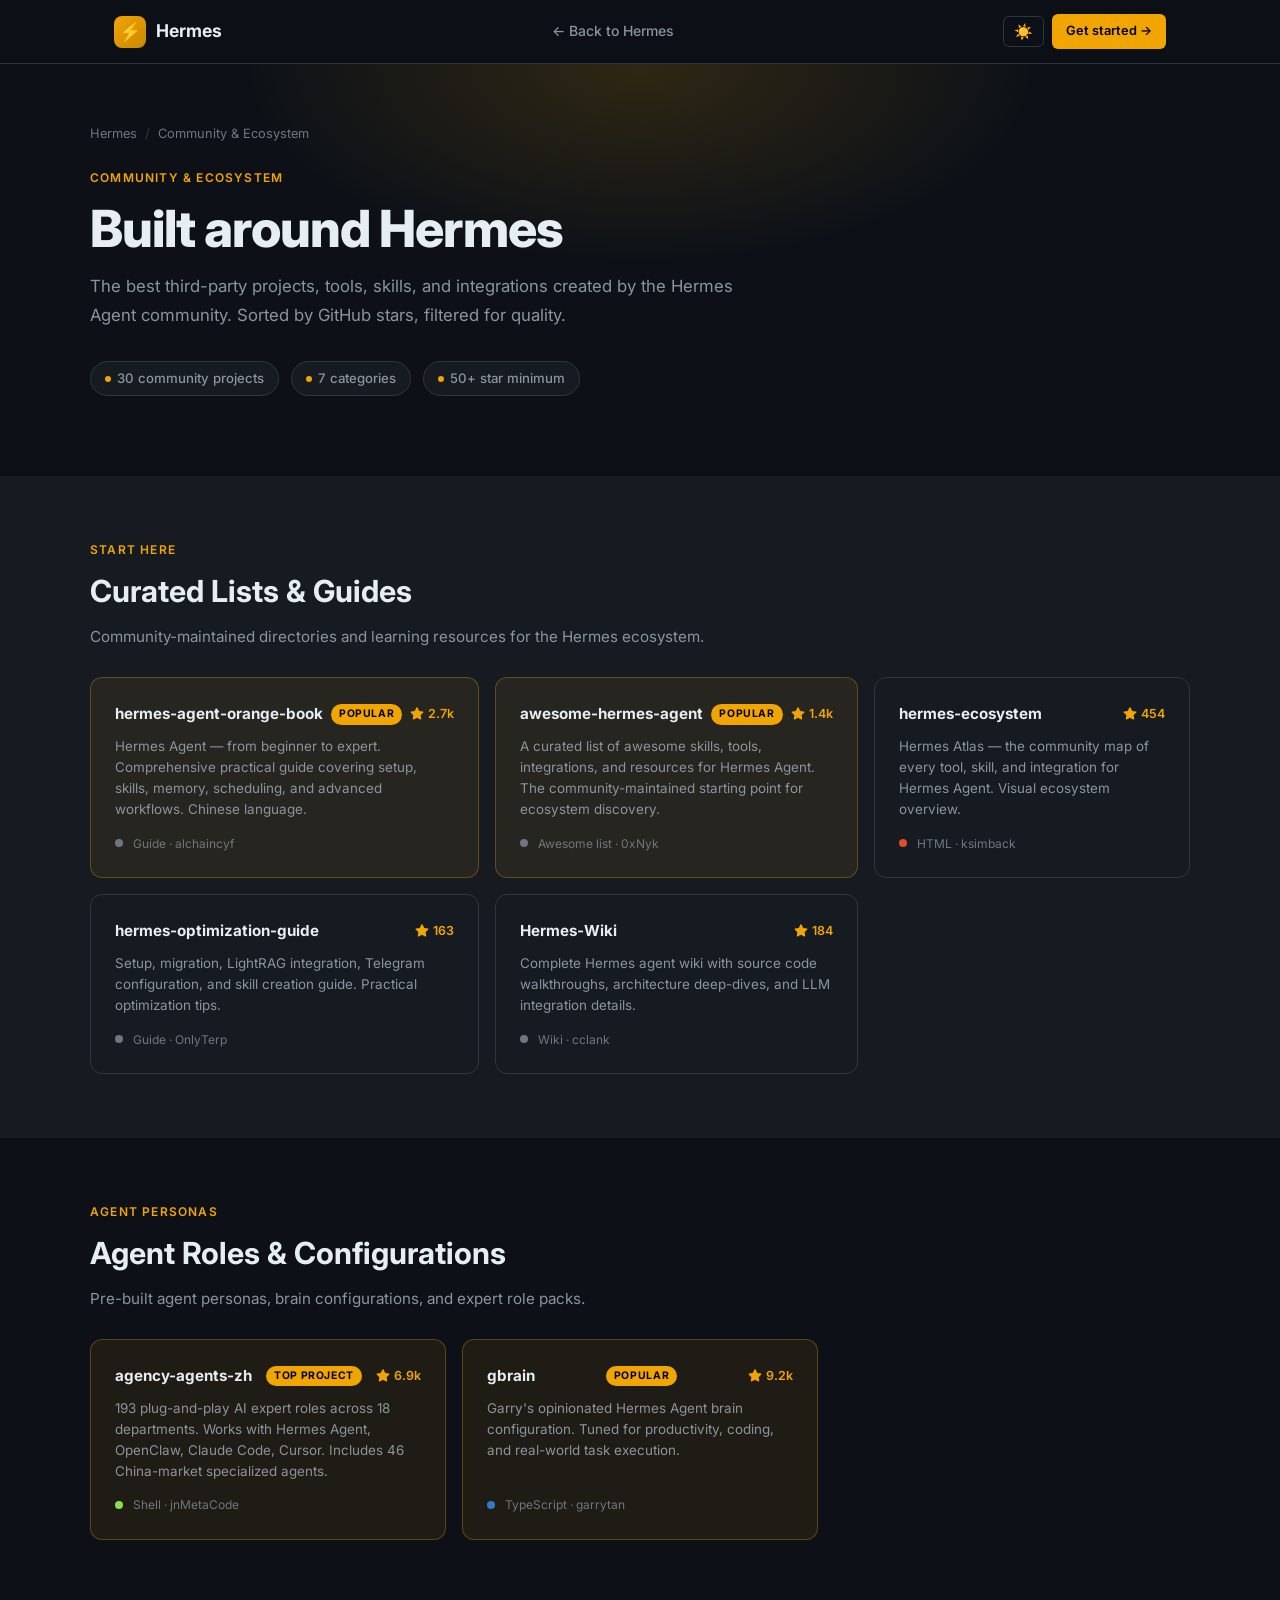
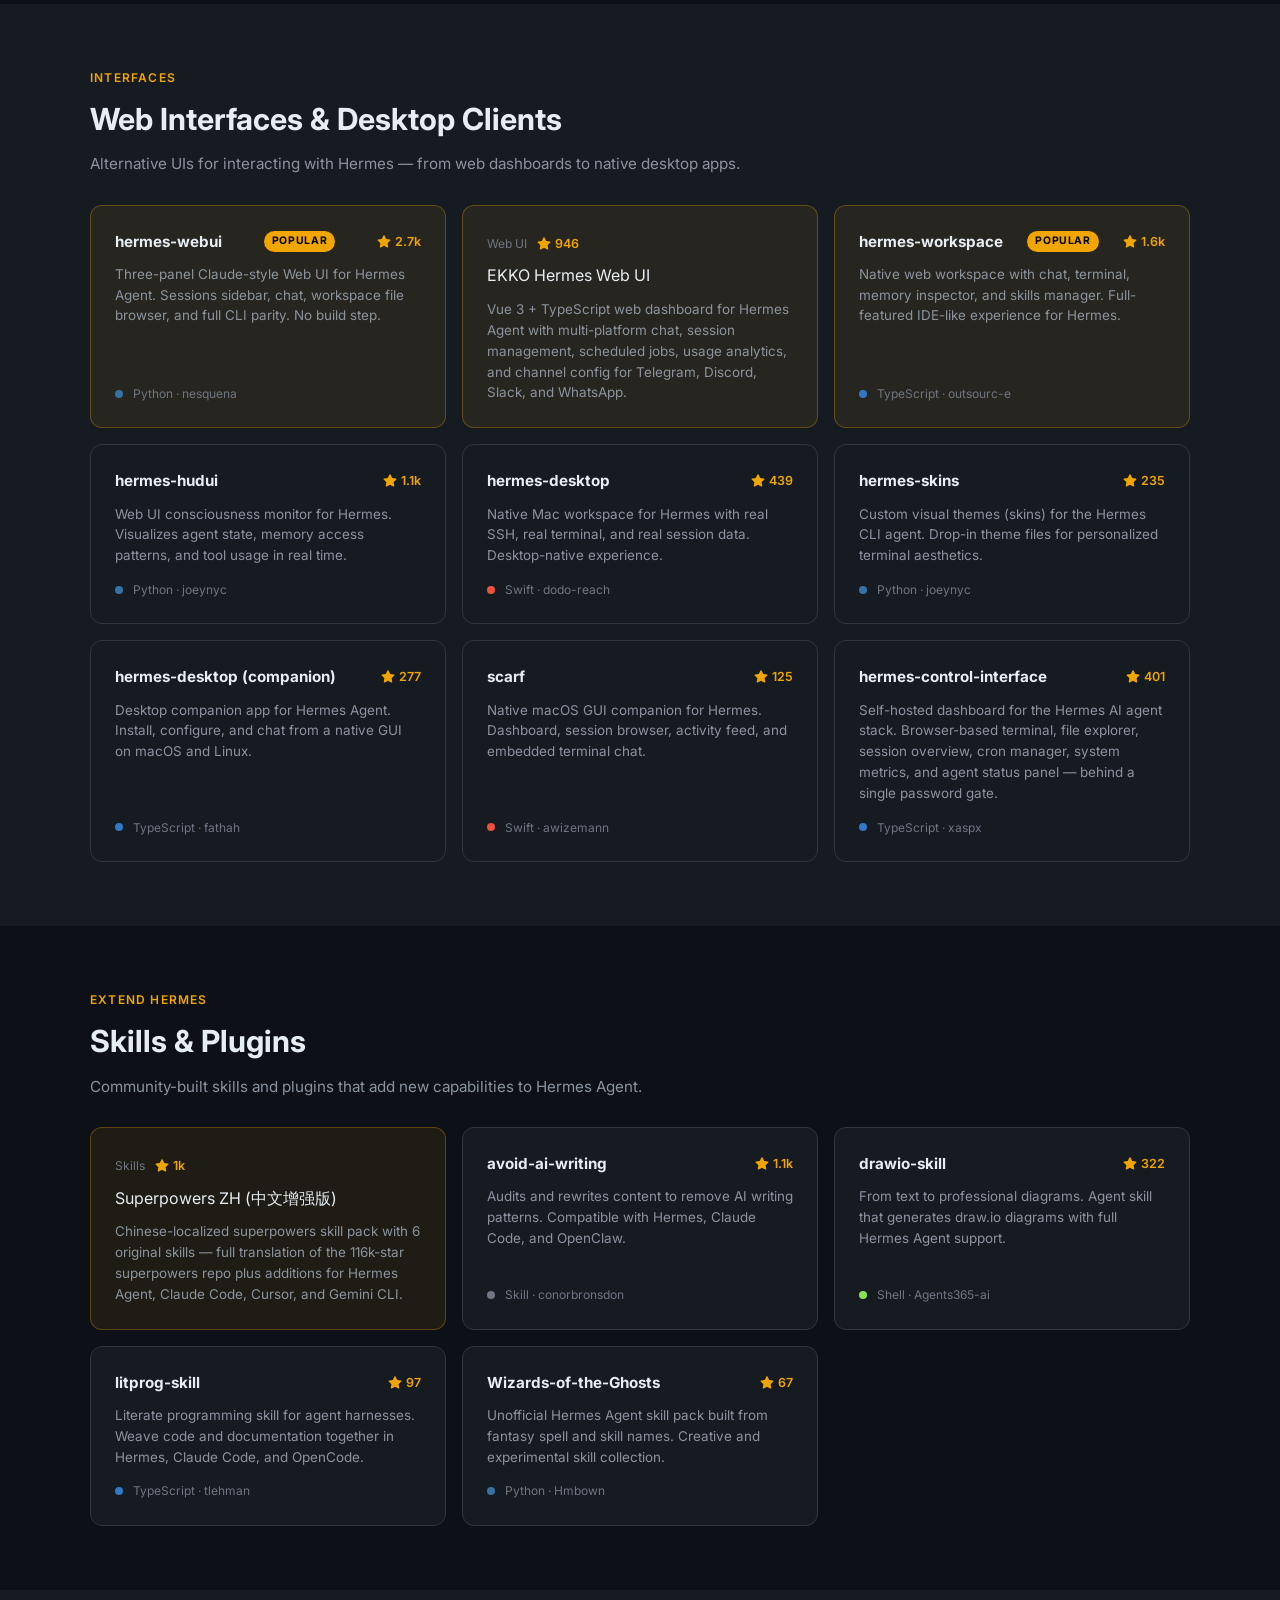
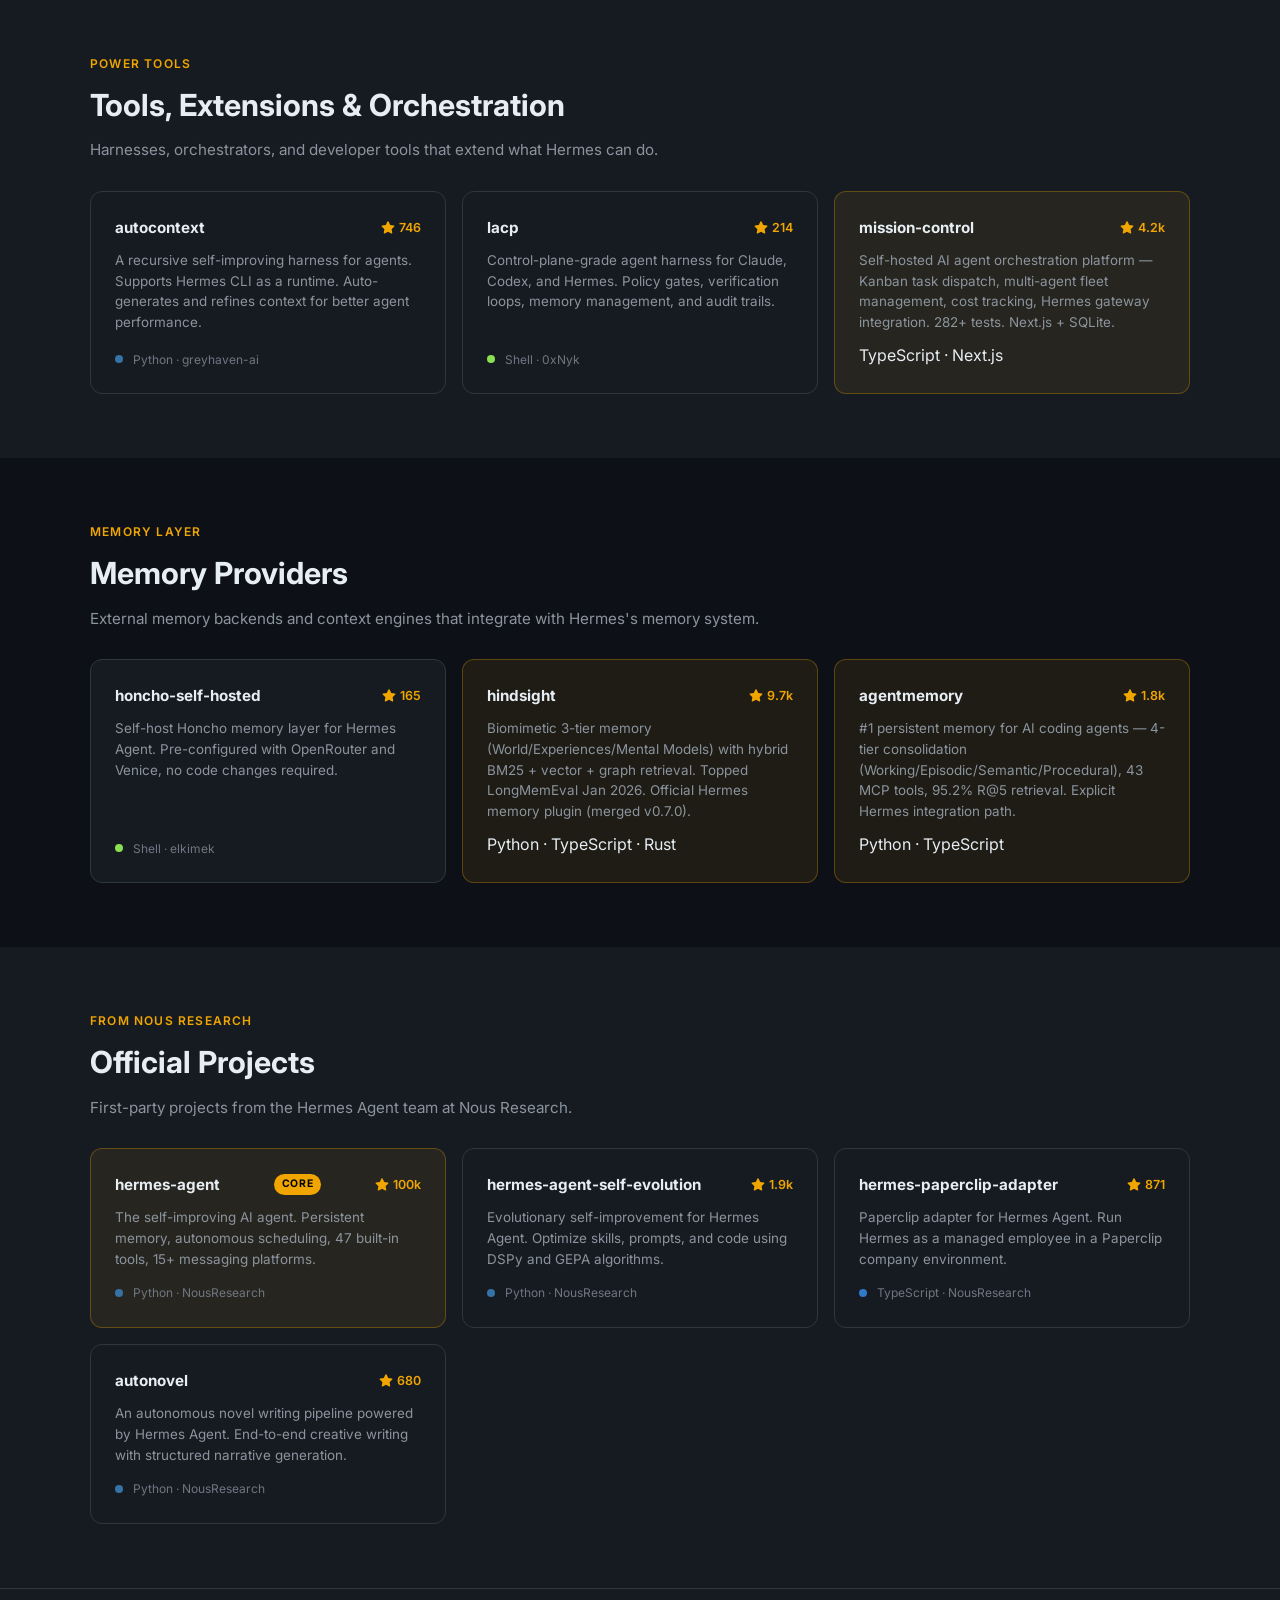
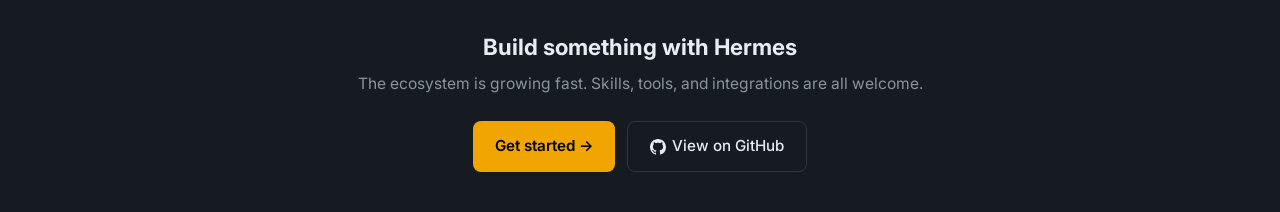
<file: community/index.html>
<!DOCTYPE html>
<html lang="en" data-theme="dark">
<head>
  <script>
    // Canonical URL: strip trailing index.html so links always show the clean path
    (function(){
      var p = window.location.pathname;
      if (p.endsWith('/index.html')) {
        var clean = p.slice(0, p.length - 'index.html'.length);
        window.history.replaceState(null, '', clean + window.location.search + window.location.hash);
      }
    })();
  </script>
  <meta charset="UTF-8" />
  <meta name="viewport" content="width=device-width, initial-scale=1.0" />
  <title>Hermes Ecosystem — Community Projects &amp; Tools</title>
  <meta name="description" content="The best third-party projects, tools, skills, and integrations built around Hermes Agent by the open-source community." />
  <meta property="og:title" content="Hermes Ecosystem — Community Projects & Tools" />
  <meta property="og:description" content="The best third-party projects, tools, skills, and integrations built around Hermes Agent." />
  <meta property="og:type" content="website" />
  <link rel="icon" href="data:image/svg+xml,<svg xmlns='http://www.w3.org/2000/svg' viewBox='0 0 100 100'><text y='.9em' font-size='90'>⚡</text></svg>" />
  <link rel="preconnect" href="https://fonts.googleapis.com" />
  <link rel="preconnect" href="https://fonts.gstatic.com" crossorigin />
  <link href="https://fonts.googleapis.com/css2?family=Inter:wght@300;400;500;600;700;800&family=JetBrains+Mono:wght@400;500&display=swap" rel="stylesheet" />
  <style>
    :root {
      --bg-primary: #0d1117;
      --bg-secondary: #161b22;
      --bg-tertiary: #21262d;
      --bg-card: #161b22;
      --bg-card-hover: #1c2128;
      --border: #30363d;
      --border-hover: #484f58;
      --text-primary: #e6edf3;
      --text-secondary: #8b949e;
      --text-muted: #6e7681;
      --accent: #f0a500;
      --accent-dim: #c88800;
      --accent-glow: rgba(240,165,0,0.15);
      --accent-subtle: rgba(240,165,0,0.08);
      --green: #3fb950;
      --red: #f85149;
      --blue: #58a6ff;
      --purple: #bc8cff;
      --nav-height: 64px;
      --radius: 8px;
      --radius-lg: 12px;
      --shadow: 0 1px 3px rgba(0,0,0,0.4),0 4px 16px rgba(0,0,0,0.3);
    }
    [data-theme="light"] {
      --bg-primary: #ffffff;
      --bg-secondary: #f6f8fa;
      --bg-tertiary: #eaeef2;
      --bg-card: #ffffff;
      --bg-card-hover: #f6f8fa;
      --border: #d0d7de;
      --border-hover: #9198a1;
      --text-primary: #1f2328;
      --text-secondary: #656d76;
      --text-muted: #9198a1;
      --accent: #c07800;
      --accent-dim: #a06000;
      --accent-glow: rgba(192,120,0,0.12);
      --accent-subtle: rgba(192,120,0,0.06);
      --green: #1a7f37;
      --red: #cf222e;
      --blue: #0969da;
      --purple: #7c3aed;
      --shadow: 0 1px 3px rgba(0,0,0,0.1),0 4px 16px rgba(0,0,0,0.06);
    }
    *,*::before,*::after{box-sizing:border-box;margin:0;padding:0}
    html{scroll-behavior:smooth;font-size:16px;overflow-x:hidden}
    body{font-family:'Inter',-apple-system,BlinkMacSystemFont,'Segoe UI',sans-serif;background:var(--bg-primary);color:var(--text-primary);line-height:1.6;transition:background 0.2s,color 0.2s;-webkit-font-smoothing:antialiased}
    a{color:var(--accent);text-decoration:none;transition:color 0.15s}
    a:hover{color:var(--accent-dim)}
    ::-webkit-scrollbar{width:6px;height:6px}
    ::-webkit-scrollbar-track{background:var(--bg-secondary)}
    ::-webkit-scrollbar-thumb{background:var(--border);border-radius:3px}

    /* Nav */
    #nav{position:fixed;top:0;left:0;right:0;height:var(--nav-height);background:rgba(13,17,23,0.92);backdrop-filter:blur(12px);-webkit-backdrop-filter:blur(12px);border-bottom:1px solid var(--border);z-index:1000}
    [data-theme="light"] #nav{background:rgba(255,255,255,0.92)}
    .nav-inner{max-width:1100px;margin:0 auto;padding:0 24px;height:100%;display:flex;align-items:center;justify-content:space-between;gap:16px}
    .nav-logo{display:flex;align-items:center;gap:10px;font-weight:700;font-size:1.1rem;color:var(--text-primary);text-decoration:none;flex-shrink:0}
    .nav-logo-icon{width:32px;height:32px;background:linear-gradient(135deg,var(--accent),var(--accent-dim));border-radius:8px;display:flex;align-items:center;justify-content:center;font-size:18px;line-height:1}
    .nav-back{display:flex;align-items:center;gap:6px;color:var(--text-secondary);font-size:0.875rem;font-weight:500;padding:6px 12px;border-radius:6px;transition:color 0.15s,background 0.15s;text-decoration:none}
    .nav-back:hover{color:var(--text-primary);background:var(--bg-tertiary)}
    .btn-theme{background:none;border:1px solid var(--border);color:var(--text-secondary);cursor:pointer;padding:7px 10px;border-radius:6px;font-size:15px;line-height:1;transition:border-color 0.15s,color 0.15s,background 0.15s}
    .btn-theme:hover{border-color:var(--border-hover);color:var(--text-primary);background:var(--bg-tertiary)}
    .hamburger{display:none;flex-direction:column;gap:5px;cursor:pointer;padding:6px;border:1px solid var(--border);border-radius:6px;background:none;transition:border-color 0.15s;flex-shrink:0}
    .hamburger:hover{border-color:var(--border-hover)}
    .hamburger span{display:block;width:20px;height:2px;background:var(--text-secondary);border-radius:2px;transition:transform 0.2s,opacity 0.2s}
    .hamburger.open span:nth-child(1){transform:translateY(7px) rotate(45deg)}
    .hamburger.open span:nth-child(2){opacity:0}
    .hamburger.open span:nth-child(3){transform:translateY(-7px) rotate(-45deg)}
    #community-mobile-menu{display:none;position:fixed;top:var(--nav-height);left:0;right:0;background:var(--bg-secondary);border-bottom:1px solid var(--border);padding:16px 24px;z-index:999;flex-direction:column;gap:4px}
    #community-mobile-menu.open{display:flex}
    #community-mobile-menu a{color:var(--text-secondary);font-size:0.95rem;font-weight:500;padding:10px 12px;border-radius:6px;transition:color 0.15s,background 0.15s;text-decoration:none}
    #community-mobile-menu a:hover{color:var(--text-primary);background:var(--bg-tertiary)}
    .btn-cta{background:var(--accent);color:#000;font-size:0.8rem;font-weight:600;padding:7px 14px;border-radius:6px;border:none;cursor:pointer;text-decoration:none;display:inline-block;transition:background 0.15s,transform 0.1s;white-space:nowrap}
    .btn-cta:hover{background:var(--accent-dim);color:#000;transform:translateY(-1px)}

    /* Layout */
    main{padding-top:var(--nav-height)}
    .hero{padding:60px 24px 48px;background:var(--bg-primary);position:relative;overflow:hidden}
    .hero::before{content:'';position:absolute;top:-200px;left:50%;transform:translateX(-50%);width:800px;height:400px;background:radial-gradient(ellipse at center,var(--accent-glow) 0%,transparent 70%);pointer-events:none}
    .container{max-width:1100px;margin:0 auto;position:relative}
    .section{padding:64px 24px}
    .section-alt{background:var(--bg-secondary)}

    /* Breadcrumb */
    .breadcrumb{display:flex;align-items:center;gap:8px;font-size:0.8rem;color:var(--text-muted);margin-bottom:24px;flex-wrap:wrap}
    .breadcrumb a{color:var(--text-muted)}
    .breadcrumb a:hover{color:var(--accent)}
    .breadcrumb-sep{opacity:0.4}

    /* Hero content */
    .page-label{font-size:0.75rem;font-weight:600;letter-spacing:0.1em;text-transform:uppercase;color:var(--accent);margin-bottom:12px}
    .page-title{font-size:clamp(2rem,5vw,3.2rem);font-weight:800;line-height:1.1;letter-spacing:-0.02em;margin-bottom:16px}
    .page-sub{font-size:1.05rem;color:var(--text-secondary);max-width:680px;line-height:1.7;margin-bottom:32px}

    /* Stats bar */
    .stats-bar{display:flex;flex-wrap:wrap;gap:12px;margin-bottom:32px}
    .stat-pill{display:inline-flex;align-items:center;gap:6px;background:var(--bg-secondary);border:1px solid var(--border);color:var(--text-secondary);font-size:0.825rem;font-weight:500;padding:6px 14px;border-radius:100px}
    .stat-pill .dot{width:6px;height:6px;background:var(--accent);border-radius:50%;flex-shrink:0}

    /* Category sections */
    .cat-label{font-size:0.75rem;font-weight:600;letter-spacing:0.1em;text-transform:uppercase;color:var(--accent);margin-bottom:8px}
    .cat-title{font-size:clamp(1.4rem,3vw,1.9rem);font-weight:700;margin-bottom:8px;color:var(--text-primary)}
    .cat-desc{font-size:0.95rem;color:var(--text-secondary);max-width:680px;line-height:1.65;margin-bottom:28px}

    /* Project cards */
    .project-grid{display:grid;grid-template-columns:repeat(3,1fr);gap:16px;margin-bottom:0}
    .project-card{background:var(--bg-card);border:1px solid var(--border);border-radius:var(--radius-lg);padding:24px;display:flex;flex-direction:column;gap:10px;transition:border-color 0.2s,transform 0.15s,background 0.2s;text-decoration:none;color:inherit}
    .project-card:hover{border-color:var(--accent);transform:translateY(-3px);background:var(--bg-card-hover);color:inherit}
    .project-header{display:flex;align-items:center;justify-content:space-between;gap:8px}
    .project-name{font-size:0.95rem;font-weight:700;color:var(--text-primary);overflow:hidden;text-overflow:ellipsis;white-space:nowrap}
    .project-stars{display:inline-flex;align-items:center;gap:4px;font-size:0.78rem;font-weight:600;color:var(--accent);white-space:nowrap;flex-shrink:0}
    .project-stars svg{width:14px;height:14px;fill:var(--accent)}
    .project-desc{font-size:0.84rem;color:var(--text-secondary);line-height:1.55;flex:1}
    .project-meta{display:flex;align-items:center;gap:10px;font-size:0.75rem;color:var(--text-muted);margin-top:auto;padding-top:4px}
    .lang-dot{width:8px;height:8px;border-radius:50%;flex-shrink:0}
    .lang-python{background:#3572A5}
    .lang-ts{background:#3178c6}
    .lang-js{background:#f1e05a}
    .lang-swift{background:#F05138}
    .lang-shell{background:#89e051}
    .lang-html{background:#e34c26}
    .lang-go{background:#00ADD8}
    .lang-rust{background:#dea584}
    .lang-makefile{background:#427819}
    .lang-docs{background:var(--text-muted)}

    /* Featured card (wider) */
    .project-card.featured{border-color:rgba(240,165,0,0.3);background:var(--accent-subtle)}
    .project-card.featured:hover{border-color:var(--accent)}
    .featured-badge{font-size:0.65rem;font-weight:700;letter-spacing:0.06em;text-transform:uppercase;background:var(--accent);color:#000;padding:2px 8px;border-radius:100px;flex-shrink:0}

    /* CTA footer */
    .cta-strip{background:var(--bg-secondary);border-top:1px solid var(--border);padding:40px 24px;text-align:center}
    .cta-strip h2{font-size:1.4rem;font-weight:700;margin-bottom:8px}
    .cta-strip p{color:var(--text-secondary);margin-bottom:24px;font-size:0.975rem}
    .cta-btns{display:flex;gap:12px;justify-content:center;flex-wrap:wrap}
    .btn-primary{display:inline-flex;align-items:center;gap:6px;background:var(--accent);color:#000;font-weight:600;font-size:0.95rem;padding:12px 22px;border-radius:8px;transition:background 0.15s,transform 0.1s}
    .btn-primary:hover{background:var(--accent-dim);color:#000;transform:translateY(-1px)}
    .btn-secondary{display:inline-flex;align-items:center;gap:6px;background:var(--bg-card);border:1px solid var(--border);color:var(--text-primary);font-weight:500;font-size:0.95rem;padding:12px 22px;border-radius:8px;transition:border-color 0.15s,background 0.15s}
    .btn-secondary:hover{border-color:var(--border-hover);background:var(--bg-card-hover);color:var(--text-primary)}

    /* Responsive */
    @media(max-width:900px){.project-grid{grid-template-columns:repeat(2,1fr)}}
    @media(max-width:640px){
      .project-grid{grid-template-columns:1fr}
      .nav-back{display:none}
      .btn-cta{display:none}
      .hamburger{display:flex}
      .nav-inner{gap:8px}
      .hero{padding:48px 16px 36px}
      .section{padding:48px 16px}
    }
  </style>
</head>
<body>

<nav id="nav">
  <div class="nav-inner">
    <a href="../index.html" class="nav-logo">
      <div class="nav-logo-icon">&#9889;</div>
      Hermes
    </a>
    <a href="../index.html#resources" class="nav-back"><span>&larr; Back to Hermes</span></a>
    <div style="display:flex;align-items:center;gap:8px;flex-shrink:0">
      <button class="btn-theme" id="theme-toggle" aria-label="Toggle theme">🌙</button>
      <a href="https://hermes-agent.nousresearch.com/docs/getting-started/installation" class="btn-cta" target="_blank" rel="noopener">Get started &rarr;</a>
    </div>
    <button class="hamburger" id="community-hamburger" aria-label="Open menu">
      <span></span><span></span><span></span>
    </button>
  </div>
</nav>

<div id="community-mobile-menu">
  <a href="../index.html">⚡ Hermes Home</a>
  <a href="../index.html#why">Why Hermes</a>
  <a href="../index.html#features">Features</a>
  <a href="../index.html#compare">Compare</a>
  <a href="../index.html#install">Install</a>
  <a href="../index.html#resources">Resources</a>
  <a href="../eli5/" style="color:var(--accent)">🧠 ELI5 — What is Hermes?</a>
  <a href="../models/" style="color:var(--accent)">🤖 Best Models 2026</a>
  <a href="../index.html#resources" style="color:var(--accent)">🌎 Community &amp; Ecosystem</a>
  <a href="https://hermes-agent.nousresearch.com/docs/getting-started/installation" target="_blank" rel="noopener" style="color:var(--accent);margin-top:4px">Get started →</a>
</div>

<main>
  <div class="hero">
    <div class="container">
      <nav class="breadcrumb" aria-label="Breadcrumb">
        <a href="../index.html">Hermes</a>
        <span class="breadcrumb-sep">/</span>
        <span>Community &amp; Ecosystem</span>
      </nav>

      <div class="page-label">Community &amp; Ecosystem</div>
      <h1 class="page-title">Built around Hermes</h1>
      <p class="page-sub">The best third-party projects, tools, skills, and integrations created by the Hermes Agent community. Sorted by GitHub stars, filtered for quality.</p>

      <div class="stats-bar">
        <span class="stat-pill"><span class="dot"></span>30 community projects</span>
        <span class="stat-pill"><span class="dot"></span>7 categories</span>
        <span class="stat-pill"><span class="dot"></span>50+ star minimum</span>
      </div>
    </div>
  </div>

  <!-- ===== CURATED LISTS & GUIDES ===== -->
  <div class="section section-alt">
    <div class="container">
      <p class="cat-label">Start here</p>
      <h2 class="cat-title">Curated Lists &amp; Guides</h2>
      <p class="cat-desc">Community-maintained directories and learning resources for the Hermes ecosystem.</p>
      <div class="project-grid">

        <a href="https://github.com/alchaincyf/hermes-agent-orange-book" target="_blank" rel="noopener" class="project-card featured">
          <div class="project-header">
            <div class="project-name">hermes-agent-orange-book</div>
            <span class="featured-badge">Popular</span>
            <span class="project-stars"><svg viewBox="0 0 16 16"><path d="M8 .25a.75.75 0 0 1 .673.418l1.882 3.815 4.21.612a.75.75 0 0 1 .416 1.279l-3.046 2.97.719 4.192a.75.75 0 0 1-1.088.791L8 12.347l-3.766 1.98a.75.75 0 0 1-1.088-.79l.72-4.194L.818 6.374a.75.75 0 0 1 .416-1.28l4.21-.611L7.327.668A.75.75 0 0 1 8 .25z"/></svg>2.7k</span>
          </div>
          <div class="project-desc">Hermes Agent &mdash; from beginner to expert. Comprehensive practical guide covering setup, skills, memory, scheduling, and advanced workflows. Chinese language.</div>
          <div class="project-meta"><span class="lang-dot lang-docs"></span> Guide &middot; alchaincyf</div>
        </a>

        <a href="https://github.com/0xNyk/awesome-hermes-agent" target="_blank" rel="noopener" class="project-card featured">
          <div class="project-header">
            <div class="project-name">awesome-hermes-agent</div>
            <span class="featured-badge">Popular</span>
            <span class="project-stars"><svg viewBox="0 0 16 16"><path d="M8 .25a.75.75 0 0 1 .673.418l1.882 3.815 4.21.612a.75.75 0 0 1 .416 1.279l-3.046 2.97.719 4.192a.75.75 0 0 1-1.088.791L8 12.347l-3.766 1.98a.75.75 0 0 1-1.088-.79l.72-4.194L.818 6.374a.75.75 0 0 1 .416-1.28l4.21-.611L7.327.668A.75.75 0 0 1 8 .25z"/></svg>1.4k</span>
          </div>
          <div class="project-desc">A curated list of awesome skills, tools, integrations, and resources for Hermes Agent. The community-maintained starting point for ecosystem discovery.</div>
          <div class="project-meta"><span class="lang-dot lang-docs"></span> Awesome list &middot; 0xNyk</div>
        </a>

        <a href="https://github.com/ksimback/hermes-ecosystem" target="_blank" rel="noopener" class="project-card">
          <div class="project-header">
            <div class="project-name">hermes-ecosystem</div>
            <span class="project-stars"><svg viewBox="0 0 16 16"><path d="M8 .25a.75.75 0 0 1 .673.418l1.882 3.815 4.21.612a.75.75 0 0 1 .416 1.279l-3.046 2.97.719 4.192a.75.75 0 0 1-1.088.791L8 12.347l-3.766 1.98a.75.75 0 0 1-1.088-.79l.72-4.194L.818 6.374a.75.75 0 0 1 .416-1.28l4.21-.611L7.327.668A.75.75 0 0 1 8 .25z"/></svg>454</span>
          </div>
          <div class="project-desc">Hermes Atlas &mdash; the community map of every tool, skill, and integration for Hermes Agent. Visual ecosystem overview.</div>
          <div class="project-meta"><span class="lang-dot lang-html"></span> HTML &middot; ksimback</div>
        </a>

        <a href="https://github.com/OnlyTerp/hermes-optimization-guide" target="_blank" rel="noopener" class="project-card">
          <div class="project-header">
            <div class="project-name">hermes-optimization-guide</div>
            <span class="project-stars"><svg viewBox="0 0 16 16"><path d="M8 .25a.75.75 0 0 1 .673.418l1.882 3.815 4.21.612a.75.75 0 0 1 .416 1.279l-3.046 2.97.719 4.192a.75.75 0 0 1-1.088.791L8 12.347l-3.766 1.98a.75.75 0 0 1-1.088-.79l.72-4.194L.818 6.374a.75.75 0 0 1 .416-1.28l4.21-.611L7.327.668A.75.75 0 0 1 8 .25z"/></svg>163</span>
          </div>
          <div class="project-desc">Setup, migration, LightRAG integration, Telegram configuration, and skill creation guide. Practical optimization tips.</div>
          <div class="project-meta"><span class="lang-dot lang-docs"></span> Guide &middot; OnlyTerp</div>
        </a>

        <a href="https://github.com/cclank/Hermes-Wiki" target="_blank" rel="noopener" class="project-card">
          <div class="project-header">
            <div class="project-name">Hermes-Wiki</div>
            <span class="project-stars"><svg viewBox="0 0 16 16"><path d="M8 .25a.75.75 0 0 1 .673.418l1.882 3.815 4.21.612a.75.75 0 0 1 .416 1.279l-3.046 2.97.719 4.192a.75.75 0 0 1-1.088.791L8 12.347l-3.766 1.98a.75.75 0 0 1-1.088-.79l.72-4.194L.818 6.374a.75.75 0 0 1 .416-1.28l4.21-.611L7.327.668A.75.75 0 0 1 8 .25z"/></svg>184</span>
          </div>
          <div class="project-desc">Complete Hermes agent wiki with source code walkthroughs, architecture deep-dives, and LLM integration details.</div>
          <div class="project-meta"><span class="lang-dot lang-docs"></span> Wiki &middot; cclank</div>
        </a>

      </div>
    </div>
  </div>

  <!-- ===== AGENT ROLES & CONFIGS ===== -->
  <div class="section">
    <div class="container">
      <p class="cat-label">Agent personas</p>
      <h2 class="cat-title">Agent Roles &amp; Configurations</h2>
      <p class="cat-desc">Pre-built agent personas, brain configurations, and expert role packs.</p>
      <div class="project-grid">

        <a href="https://github.com/jnMetaCode/agency-agents-zh" target="_blank" rel="noopener" class="project-card featured">
          <div class="project-header">
            <div class="project-name">agency-agents-zh</div>
            <span class="featured-badge">Top project</span>
            <span class="project-stars"><svg viewBox="0 0 16 16"><path d="M8 .25a.75.75 0 0 1 .673.418l1.882 3.815 4.21.612a.75.75 0 0 1 .416 1.279l-3.046 2.97.719 4.192a.75.75 0 0 1-1.088.791L8 12.347l-3.766 1.98a.75.75 0 0 1-1.088-.79l.72-4.194L.818 6.374a.75.75 0 0 1 .416-1.28l4.21-.611L7.327.668A.75.75 0 0 1 8 .25z"/></svg>6.9k</span>
          </div>
          <div class="project-desc">193 plug-and-play AI expert roles across 18 departments. Works with Hermes Agent, OpenClaw, Claude Code, Cursor. Includes 46 China-market specialized agents.</div>
          <div class="project-meta"><span class="lang-dot lang-shell"></span> Shell &middot; jnMetaCode</div>
        </a>

        <a href="https://github.com/garrytan/gbrain" target="_blank" rel="noopener" class="project-card featured">
          <div class="project-header">
            <div class="project-name">gbrain</div>
            <span class="featured-badge">Popular</span>
            <span class="project-stars"><svg viewBox="0 0 16 16"><path d="M8 .25a.75.75 0 0 1 .673.418l1.882 3.815 4.21.612a.75.75 0 0 1 .416 1.279l-3.046 2.97.719 4.192a.75.75 0 0 1-1.088.791L8 12.347l-3.766 1.98a.75.75 0 0 1-1.088-.79l.72-4.194L.818 6.374a.75.75 0 0 1 .416-1.28l4.21-.611L7.327.668A.75.75 0 0 1 8 .25z"/></svg>9.2k</span>
          </div>
          <div class="project-desc">Garry's opinionated Hermes Agent brain configuration. Tuned for productivity, coding, and real-world task execution.</div>
          <div class="project-meta"><span class="lang-dot lang-ts"></span> TypeScript &middot; garrytan</div>
        </a>

      </div>
    </div>
  </div>

  <!-- ===== WEB INTERFACES & DESKTOP ===== -->
  <div class="section section-alt">
    <div class="container">
      <p class="cat-label">Interfaces</p>
      <h2 class="cat-title">Web Interfaces &amp; Desktop Clients</h2>
      <p class="cat-desc">Alternative UIs for interacting with Hermes &mdash; from web dashboards to native desktop apps.</p>
      <div class="project-grid">

        <a href="https://github.com/nesquena/hermes-webui" target="_blank" rel="noopener" class="project-card featured">
          <div class="project-header">
            <div class="project-name">hermes-webui</div>
            <span class="featured-badge">Popular</span>
            <span class="project-stars"><svg viewBox="0 0 16 16"><path d="M8 .25a.75.75 0 0 1 .673.418l1.882 3.815 4.21.612a.75.75 0 0 1 .416 1.279l-3.046 2.97.719 4.192a.75.75 0 0 1-1.088.791L8 12.347l-3.766 1.98a.75.75 0 0 1-1.088-.79l.72-4.194L.818 6.374a.75.75 0 0 1 .416-1.28l4.21-.611L7.327.668A.75.75 0 0 1 8 .25z"/></svg>2.7k</span>
          </div>
          <div class="project-desc">Three-panel Claude-style Web UI for Hermes Agent. Sessions sidebar, chat, workspace file browser, and full CLI parity. No build step.</div>
          <div class="project-meta"><span class="lang-dot lang-python"></span> Python &middot; nesquena</div>
        </a>

        
        <a href="https://github.com/EKKOLearnAI/hermes-web-ui" target="_blank" rel="noopener" class="project-card featured">
          <div class="project-meta">
            <span class="project-tag">Web UI</span>
            <span class="project-stars"><svg viewBox="0 0 16 16"><path d="M8 .25a.75.75 0 0 1 .673.418l1.882 3.815 4.21.612a.75.75 0 0 1 .416 1.279l-3.046 2.97.719 4.192a.75.75 0 0 1-1.088.791L8 12.347l-3.766 1.98a.75.75 0 0 1-1.088-.79l.72-4.194L.818 6.374a.75.75 0 0 1 .416-1.28l4.21-.611L7.327.668A.75.75 0 0 1 8 .25z"/></svg>946</span>
          </div>
          <div class="project-title">EKKO Hermes Web UI</div>
          <div class="project-desc">Vue 3 + TypeScript web dashboard for Hermes Agent with multi-platform chat, session management, scheduled jobs, usage analytics, and channel config for Telegram, Discord, Slack, and WhatsApp.</div>
        </a>
        <a href="https://github.com/outsourc-e/hermes-workspace" target="_blank" rel="noopener" class="project-card featured">
          <div class="project-header">
            <div class="project-name">hermes-workspace</div>
            <span class="featured-badge">Popular</span>
            <span class="project-stars"><svg viewBox="0 0 16 16"><path d="M8 .25a.75.75 0 0 1 .673.418l1.882 3.815 4.21.612a.75.75 0 0 1 .416 1.279l-3.046 2.97.719 4.192a.75.75 0 0 1-1.088.791L8 12.347l-3.766 1.98a.75.75 0 0 1-1.088-.79l.72-4.194L.818 6.374a.75.75 0 0 1 .416-1.28l4.21-.611L7.327.668A.75.75 0 0 1 8 .25z"/></svg>1.6k</span>
          </div>
          <div class="project-desc">Native web workspace with chat, terminal, memory inspector, and skills manager. Full-featured IDE-like experience for Hermes.</div>
          <div class="project-meta"><span class="lang-dot lang-ts"></span> TypeScript &middot; outsourc-e</div>
        </a>

        <a href="https://github.com/joeynyc/hermes-hudui" target="_blank" rel="noopener" class="project-card">
          <div class="project-header">
            <div class="project-name">hermes-hudui</div>
            <span class="project-stars"><svg viewBox="0 0 16 16"><path d="M8 .25a.75.75 0 0 1 .673.418l1.882 3.815 4.21.612a.75.75 0 0 1 .416 1.279l-3.046 2.97.719 4.192a.75.75 0 0 1-1.088.791L8 12.347l-3.766 1.98a.75.75 0 0 1-1.088-.79l.72-4.194L.818 6.374a.75.75 0 0 1 .416-1.28l4.21-.611L7.327.668A.75.75 0 0 1 8 .25z"/></svg>1.1k</span>
          </div>
          <div class="project-desc">Web UI consciousness monitor for Hermes. Visualizes agent state, memory access patterns, and tool usage in real time.</div>
          <div class="project-meta"><span class="lang-dot lang-python"></span> Python &middot; joeynyc</div>
        </a>

        <a href="https://github.com/dodo-reach/hermes-desktop" target="_blank" rel="noopener" class="project-card">
          <div class="project-header">
            <div class="project-name">hermes-desktop</div>
            <span class="project-stars"><svg viewBox="0 0 16 16"><path d="M8 .25a.75.75 0 0 1 .673.418l1.882 3.815 4.21.612a.75.75 0 0 1 .416 1.279l-3.046 2.97.719 4.192a.75.75 0 0 1-1.088.791L8 12.347l-3.766 1.98a.75.75 0 0 1-1.088-.79l.72-4.194L.818 6.374a.75.75 0 0 1 .416-1.28l4.21-.611L7.327.668A.75.75 0 0 1 8 .25z"/></svg>439</span>
          </div>
          <div class="project-desc">Native Mac workspace for Hermes with real SSH, real terminal, and real session data. Desktop-native experience.</div>
          <div class="project-meta"><span class="lang-dot lang-swift"></span> Swift &middot; dodo-reach</div>
        </a>

        <a href="https://github.com/joeynyc/hermes-skins" target="_blank" rel="noopener" class="project-card">
          <div class="project-header">
            <div class="project-name">hermes-skins</div>
            <span class="project-stars"><svg viewBox="0 0 16 16"><path d="M8 .25a.75.75 0 0 1 .673.418l1.882 3.815 4.21.612a.75.75 0 0 1 .416 1.279l-3.046 2.97.719 4.192a.75.75 0 0 1-1.088.791L8 12.347l-3.766 1.98a.75.75 0 0 1-1.088-.79l.72-4.194L.818 6.374a.75.75 0 0 1 .416-1.28l4.21-.611L7.327.668A.75.75 0 0 1 8 .25z"/></svg>235</span>
          </div>
          <div class="project-desc">Custom visual themes (skins) for the Hermes CLI agent. Drop-in theme files for personalized terminal aesthetics.</div>
          <div class="project-meta"><span class="lang-dot lang-python"></span> Python &middot; joeynyc</div>
        </a>

        <a href="https://github.com/fathah/hermes-desktop" target="_blank" rel="noopener" class="project-card">
          <div class="project-header">
            <div class="project-name">hermes-desktop (companion)</div>
            <span class="project-stars"><svg viewBox="0 0 16 16"><path d="M8 .25a.75.75 0 0 1 .673.418l1.882 3.815 4.21.612a.75.75 0 0 1 .416 1.279l-3.046 2.97.719 4.192a.75.75 0 0 1-1.088.791L8 12.347l-3.766 1.98a.75.75 0 0 1-1.088-.79l.72-4.194L.818 6.374a.75.75 0 0 1 .416-1.28l4.21-.611L7.327.668A.75.75 0 0 1 8 .25z"/></svg>277</span>
          </div>
          <div class="project-desc">Desktop companion app for Hermes Agent. Install, configure, and chat from a native GUI on macOS and Linux.</div>
          <div class="project-meta"><span class="lang-dot lang-ts"></span> TypeScript &middot; fathah</div>
        </a>

        <a href="https://github.com/awizemann/scarf" target="_blank" rel="noopener" class="project-card">
          <div class="project-header">
            <div class="project-name">scarf</div>
            <span class="project-stars"><svg viewBox="0 0 16 16"><path d="M8 .25a.75.75 0 0 1 .673.418l1.882 3.815 4.21.612a.75.75 0 0 1 .416 1.279l-3.046 2.97.719 4.192a.75.75 0 0 1-1.088.791L8 12.347l-3.766 1.98a.75.75 0 0 1-1.088-.79l.72-4.194L.818 6.374a.75.75 0 0 1 .416-1.28l4.21-.611L7.327.668A.75.75 0 0 1 8 .25z"/></svg>125</span>
          </div>
          <div class="project-desc">Native macOS GUI companion for Hermes. Dashboard, session browser, activity feed, and embedded terminal chat.</div>
          <div class="project-meta"><span class="lang-dot lang-swift"></span> Swift &middot; awizemann</div>
        </a>

        <a href="https://github.com/xaspx/hermes-control-interface" target="_blank" rel="noopener" class="project-card">
          <div class="project-header">
            <div class="project-name">hermes-control-interface</div>
            <span class="project-stars"><svg viewBox="0 0 16 16"><path d="M8 .25a.75.75 0 0 1 .673.418l1.882 3.815 4.21.612a.75.75 0 0 1 .416 1.279l-3.046 2.97.719 4.192a.75.75 0 0 1-1.088.791L8 12.347l-3.766 1.98a.75.75 0 0 1-1.088-.79l.72-4.194L.818 6.374a.75.75 0 0 1 .416-1.28l4.21-.611L7.327.668A.75.75 0 0 1 8 .25z"/></svg>401</span>
          </div>
          <div class="project-desc">Self-hosted dashboard for the Hermes AI agent stack. Browser-based terminal, file explorer, session overview, cron manager, system metrics, and agent status panel — behind a single password gate.</div>
          <div class="project-meta"><span class="lang-dot lang-ts"></span> TypeScript &middot; xaspx</div>
        </a>

      </div>
    </div>
  </div>

  <!-- ===== SKILLS & PLUGINS ===== -->
  <div class="section">
    <div class="container">
      <p class="cat-label">Extend Hermes</p>
      <h2 class="cat-title">Skills &amp; Plugins</h2>
      <p class="cat-desc">Community-built skills and plugins that add new capabilities to Hermes Agent.</p>
      <div class="project-grid">

        
        <a href="https://github.com/jnMetaCode/superpowers-zh" target="_blank" rel="noopener" class="project-card featured">
          <div class="project-meta">
            <span class="project-tag">Skills</span>
            <span class="project-stars"><svg viewBox="0 0 16 16"><path d="M8 .25a.75.75 0 0 1 .673.418l1.882 3.815 4.21.612a.75.75 0 0 1 .416 1.279l-3.046 2.97.719 4.192a.75.75 0 0 1-1.088.791L8 12.347l-3.766 1.98a.75.75 0 0 1-1.088-.79l.72-4.194L.818 6.374a.75.75 0 0 1 .416-1.28l4.21-.611L7.327.668A.75.75 0 0 1 8 .25z"/></svg>1k</span>
          </div>
          <div class="project-title">Superpowers ZH (中文增强版)</div>
          <div class="project-desc">Chinese-localized superpowers skill pack with 6 original skills — full translation of the 116k-star superpowers repo plus additions for Hermes Agent, Claude Code, Cursor, and Gemini CLI.</div>
        </a>
        <a href="https://github.com/conorbronsdon/avoid-ai-writing" target="_blank" rel="noopener" class="project-card">
          <div class="project-header">
            <div class="project-name">avoid-ai-writing</div>
            <span class="project-stars"><svg viewBox="0 0 16 16"><path d="M8 .25a.75.75 0 0 1 .673.418l1.882 3.815 4.21.612a.75.75 0 0 1 .416 1.279l-3.046 2.97.719 4.192a.75.75 0 0 1-1.088.791L8 12.347l-3.766 1.98a.75.75 0 0 1-1.088-.79l.72-4.194L.818 6.374a.75.75 0 0 1 .416-1.28l4.21-.611L7.327.668A.75.75 0 0 1 8 .25z"/></svg>1.1k</span>
          </div>
          <div class="project-desc">Audits and rewrites content to remove AI writing patterns. Compatible with Hermes, Claude Code, and OpenClaw.</div>
          <div class="project-meta"><span class="lang-dot lang-docs"></span> Skill &middot; conorbronsdon</div>
        </a>

        <a href="https://github.com/Agents365-ai/drawio-skill" target="_blank" rel="noopener" class="project-card">
          <div class="project-header">
            <div class="project-name">drawio-skill</div>
            <span class="project-stars"><svg viewBox="0 0 16 16"><path d="M8 .25a.75.75 0 0 1 .673.418l1.882 3.815 4.21.612a.75.75 0 0 1 .416 1.279l-3.046 2.97.719 4.192a.75.75 0 0 1-1.088.791L8 12.347l-3.766 1.98a.75.75 0 0 1-1.088-.79l.72-4.194L.818 6.374a.75.75 0 0 1 .416-1.28l4.21-.611L7.327.668A.75.75 0 0 1 8 .25z"/></svg>322</span>
          </div>
          <div class="project-desc">From text to professional diagrams. Agent skill that generates draw.io diagrams with full Hermes Agent support.</div>
          <div class="project-meta"><span class="lang-dot lang-shell"></span> Shell &middot; Agents365-ai</div>
        </a>

        <a href="https://github.com/tlehman/litprog-skill" target="_blank" rel="noopener" class="project-card">
          <div class="project-header">
            <div class="project-name">litprog-skill</div>
            <span class="project-stars"><svg viewBox="0 0 16 16"><path d="M8 .25a.75.75 0 0 1 .673.418l1.882 3.815 4.21.612a.75.75 0 0 1 .416 1.279l-3.046 2.97.719 4.192a.75.75 0 0 1-1.088.791L8 12.347l-3.766 1.98a.75.75 0 0 1-1.088-.79l.72-4.194L.818 6.374a.75.75 0 0 1 .416-1.28l4.21-.611L7.327.668A.75.75 0 0 1 8 .25z"/></svg>97</span>
          </div>
          <div class="project-desc">Literate programming skill for agent harnesses. Weave code and documentation together in Hermes, Claude Code, and OpenCode.</div>
          <div class="project-meta"><span class="lang-dot lang-ts"></span> TypeScript &middot; tlehman</div>
        </a>

        <a href="https://github.com/Hmbown/Wizards-of-the-Ghosts" target="_blank" rel="noopener" class="project-card">
          <div class="project-header">
            <div class="project-name">Wizards-of-the-Ghosts</div>
            <span class="project-stars"><svg viewBox="0 0 16 16"><path d="M8 .25a.75.75 0 0 1 .673.418l1.882 3.815 4.21.612a.75.75 0 0 1 .416 1.279l-3.046 2.97.719 4.192a.75.75 0 0 1-1.088.791L8 12.347l-3.766 1.98a.75.75 0 0 1-1.088-.79l.72-4.194L.818 6.374a.75.75 0 0 1 .416-1.28l4.21-.611L7.327.668A.75.75 0 0 1 8 .25z"/></svg>67</span>
          </div>
          <div class="project-desc">Unofficial Hermes Agent skill pack built from fantasy spell and skill names. Creative and experimental skill collection.</div>
          <div class="project-meta"><span class="lang-dot lang-python"></span> Python &middot; Hmbown</div>
        </a>

      </div>
    </div>
  </div>

  <!-- ===== TOOLS & EXTENSIONS ===== -->
  <div class="section section-alt">
    <div class="container">
      <p class="cat-label">Power tools</p>
      <h2 class="cat-title">Tools, Extensions &amp; Orchestration</h2>
      <p class="cat-desc">Harnesses, orchestrators, and developer tools that extend what Hermes can do.</p>
      <div class="project-grid">

        <a href="https://github.com/greyhaven-ai/autocontext" target="_blank" rel="noopener" class="project-card">
          <div class="project-header">
            <div class="project-name">autocontext</div>
            <span class="project-stars"><svg viewBox="0 0 16 16"><path d="M8 .25a.75.75 0 0 1 .673.418l1.882 3.815 4.21.612a.75.75 0 0 1 .416 1.279l-3.046 2.97.719 4.192a.75.75 0 0 1-1.088.791L8 12.347l-3.766 1.98a.75.75 0 0 1-1.088-.79l.72-4.194L.818 6.374a.75.75 0 0 1 .416-1.28l4.21-.611L7.327.668A.75.75 0 0 1 8 .25z"/></svg>746</span>
          </div>
          <div class="project-desc">A recursive self-improving harness for agents. Supports Hermes CLI as a runtime. Auto-generates and refines context for better agent performance.</div>
          <div class="project-meta"><span class="lang-dot lang-python"></span> Python &middot; greyhaven-ai</div>
        </a>


        <a href="https://github.com/0xNyk/lacp" target="_blank" rel="noopener" class="project-card">
          <div class="project-header">
            <div class="project-name">lacp</div>
            <span class="project-stars"><svg viewBox="0 0 16 16"><path d="M8 .25a.75.75 0 0 1 .673.418l1.882 3.815 4.21.612a.75.75 0 0 1 .416 1.279l-3.046 2.97.719 4.192a.75.75 0 0 1-1.088.791L8 12.347l-3.766 1.98a.75.75 0 0 1-1.088-.79l.72-4.194L.818 6.374a.75.75 0 0 1 .416-1.28l4.21-.611L7.327.668A.75.75 0 0 1 8 .25z"/></svg>214</span>
          </div>
          <div class="project-desc">Control-plane-grade agent harness for Claude, Codex, and Hermes. Policy gates, verification loops, memory management, and audit trails.</div>
          <div class="project-meta"><span class="lang-dot lang-shell"></span> Shell &middot; 0xNyk</div>
        </a>
        <a href="https://github.com/builderz-labs/mission-control" target="_blank" rel="noopener" class="project-card featured">
          <div class="project-header">
            <div class="project-name">mission-control</div>
            <span class="project-stars"><svg viewBox="0 0 16 16"><path d="M8 .25a.75.75 0 0 1 .673.418l1.882 3.815 4.21.612a.75.75 0 0 1 .416 1.279l-3.046 2.97.719 4.192a.75.75 0 0 1-1.088.791L8 12.347l-3.766 1.98a.75.75 0 0 1-1.088-.79l.72-4.194L.818 6.374a.75.75 0 0 1 .416-1.28l4.21-.611L7.327.668A.75.75 0 0 1 8 .25z"/></svg>4.2k</span>
          </div>
          <div class="project-desc">Self-hosted AI agent orchestration platform — Kanban task dispatch, multi-agent fleet management, cost tracking, Hermes gateway integration. 282+ tests. Next.js + SQLite.</div>
          <div class="project-lang">TypeScript · Next.js</div>
        </a>


      </div>
    </div>
  </div>

  <!-- ===== MEMORY PROVIDERS ===== -->
  <div class="section">
    <div class="container">
      <p class="cat-label">Memory layer</p>
      <h2 class="cat-title">Memory Providers</h2>
      <p class="cat-desc">External memory backends and context engines that integrate with Hermes's memory system.</p>
      <div class="project-grid">

        <a href="https://github.com/elkimek/honcho-self-hosted" target="_blank" rel="noopener" class="project-card">
          <div class="project-header">
            <div class="project-name">honcho-self-hosted</div>
            <span class="project-stars"><svg viewBox="0 0 16 16"><path d="M8 .25a.75.75 0 0 1 .673.418l1.882 3.815 4.21.612a.75.75 0 0 1 .416 1.279l-3.046 2.97.719 4.192a.75.75 0 0 1-1.088.791L8 12.347l-3.766 1.98a.75.75 0 0 1-1.088-.79l.72-4.194L.818 6.374a.75.75 0 0 1 .416-1.28l4.21-.611L7.327.668A.75.75 0 0 1 8 .25z"/></svg>165</span>
          </div>
          <div class="project-desc">Self-host Honcho memory layer for Hermes Agent. Pre-configured with OpenRouter and Venice, no code changes required.</div>
          <div class="project-meta"><span class="lang-dot lang-shell"></span> Shell &middot; elkimek</div>
        </a>
        <a href="https://github.com/vectorize-io/hindsight" target="_blank" rel="noopener" class="project-card featured">
          <div class="project-header">
            <div class="project-name">hindsight</div>
            <span class="project-stars"><svg viewBox="0 0 16 16"><path d="M8 .25a.75.75 0 0 1 .673.418l1.882 3.815 4.21.612a.75.75 0 0 1 .416 1.279l-3.046 2.97.719 4.192a.75.75 0 0 1-1.088.791L8 12.347l-3.766 1.98a.75.75 0 0 1-1.088-.79l.72-4.194L.818 6.374a.75.75 0 0 1 .416-1.28l4.21-.611L7.327.668A.75.75 0 0 1 8 .25z"/></svg>9.7k</span>
          </div>
          <div class="project-desc">Biomimetic 3-tier memory (World/Experiences/Mental Models) with hybrid BM25 + vector + graph retrieval. Topped LongMemEval Jan 2026. Official Hermes memory plugin (merged v0.7.0).</div>
          <div class="project-lang">Python · TypeScript · Rust</div>
        </a>
        <a href="https://github.com/rohitg00/agentmemory" target="_blank" rel="noopener" class="project-card featured">
          <div class="project-header">
            <div class="project-name">agentmemory</div>
            <span class="project-stars"><svg viewBox="0 0 16 16"><path d="M8 .25a.75.75 0 0 1 .673.418l1.882 3.815 4.21.612a.75.75 0 0 1 .416 1.279l-3.046 2.97.719 4.192a.75.75 0 0 1-1.088.791L8 12.347l-3.766 1.98a.75.75 0 0 1-1.088-.79l.72-4.194L.818 6.374a.75.75 0 0 1 .416-1.28l4.21-.611L7.327.668A.75.75 0 0 1 8 .25z"/></svg>1.8k</span>
          </div>
          <div class="project-desc">#1 persistent memory for AI coding agents — 4-tier consolidation (Working/Episodic/Semantic/Procedural), 43 MCP tools, 95.2% R@5 retrieval. Explicit Hermes integration path.</div>
          <div class="project-lang">Python · TypeScript</div>
        </a>



      </div>
    </div>
  </div>

  <!-- ===== OFFICIAL NOUS RESEARCH ===== -->
  <div class="section section-alt">
    <div class="container">
      <p class="cat-label">From Nous Research</p>
      <h2 class="cat-title">Official Projects</h2>
      <p class="cat-desc">First-party projects from the Hermes Agent team at Nous Research.</p>
      <div class="project-grid">

        <a href="https://github.com/NousResearch/hermes-agent" target="_blank" rel="noopener" class="project-card featured">
          <div class="project-header">
            <div class="project-name">hermes-agent</div>
            <span class="featured-badge">Core</span>
            <span class="project-stars"><svg viewBox="0 0 16 16"><path d="M8 .25a.75.75 0 0 1 .673.418l1.882 3.815 4.21.612a.75.75 0 0 1 .416 1.279l-3.046 2.97.719 4.192a.75.75 0 0 1-1.088.791L8 12.347l-3.766 1.98a.75.75 0 0 1-1.088-.79l.72-4.194L.818 6.374a.75.75 0 0 1 .416-1.28l4.21-.611L7.327.668A.75.75 0 0 1 8 .25z"/></svg>100k</span>
          </div>
          <div class="project-desc">The self-improving AI agent. Persistent memory, autonomous scheduling, 47 built-in tools, 15+ messaging platforms.</div>
          <div class="project-meta"><span class="lang-dot lang-python"></span> Python &middot; NousResearch</div>
        </a>

        <a href="https://github.com/NousResearch/hermes-agent-self-evolution" target="_blank" rel="noopener" class="project-card">
          <div class="project-header">
            <div class="project-name">hermes-agent-self-evolution</div>
            <span class="project-stars"><svg viewBox="0 0 16 16"><path d="M8 .25a.75.75 0 0 1 .673.418l1.882 3.815 4.21.612a.75.75 0 0 1 .416 1.279l-3.046 2.97.719 4.192a.75.75 0 0 1-1.088.791L8 12.347l-3.766 1.98a.75.75 0 0 1-1.088-.79l.72-4.194L.818 6.374a.75.75 0 0 1 .416-1.28l4.21-.611L7.327.668A.75.75 0 0 1 8 .25z"/></svg>1.9k</span>
          </div>
          <div class="project-desc">Evolutionary self-improvement for Hermes Agent. Optimize skills, prompts, and code using DSPy and GEPA algorithms.</div>
          <div class="project-meta"><span class="lang-dot lang-python"></span> Python &middot; NousResearch</div>
        </a>

        <a href="https://github.com/NousResearch/hermes-paperclip-adapter" target="_blank" rel="noopener" class="project-card">
          <div class="project-header">
            <div class="project-name">hermes-paperclip-adapter</div>
            <span class="project-stars"><svg viewBox="0 0 16 16"><path d="M8 .25a.75.75 0 0 1 .673.418l1.882 3.815 4.21.612a.75.75 0 0 1 .416 1.279l-3.046 2.97.719 4.192a.75.75 0 0 1-1.088.791L8 12.347l-3.766 1.98a.75.75 0 0 1-1.088-.79l.72-4.194L.818 6.374a.75.75 0 0 1 .416-1.28l4.21-.611L7.327.668A.75.75 0 0 1 8 .25z"/></svg>871</span>
          </div>
          <div class="project-desc">Paperclip adapter for Hermes Agent. Run Hermes as a managed employee in a Paperclip company environment.</div>
          <div class="project-meta"><span class="lang-dot lang-ts"></span> TypeScript &middot; NousResearch</div>
        </a>

        <a href="https://github.com/NousResearch/autonovel" target="_blank" rel="noopener" class="project-card">
          <div class="project-header">
            <div class="project-name">autonovel</div>
            <span class="project-stars"><svg viewBox="0 0 16 16"><path d="M8 .25a.75.75 0 0 1 .673.418l1.882 3.815 4.21.612a.75.75 0 0 1 .416 1.279l-3.046 2.97.719 4.192a.75.75 0 0 1-1.088.791L8 12.347l-3.766 1.98a.75.75 0 0 1-1.088-.79l.72-4.194L.818 6.374a.75.75 0 0 1 .416-1.28l4.21-.611L7.327.668A.75.75 0 0 1 8 .25z"/></svg>680</span>
          </div>
          <div class="project-desc">An autonomous novel writing pipeline powered by Hermes Agent. End-to-end creative writing with structured narrative generation.</div>
          <div class="project-meta"><span class="lang-dot lang-python"></span> Python &middot; NousResearch</div>
        </a>

      </div>
    </div>
  </div>

</main>

<!-- CTA -->
<div class="cta-strip">
  <div class="container">
    <h2>Build something with Hermes</h2>
    <p>The ecosystem is growing fast. Skills, tools, and integrations are all welcome.</p>
    <div class="cta-btns">
      <a href="https://hermes-agent.nousresearch.com/docs/getting-started/installation" target="_blank" rel="noopener" class="btn-primary">Get started &rarr;</a>
      <a href="https://github.com/NousResearch/hermes-agent" target="_blank" rel="noopener" class="btn-secondary">
        <svg width="16" height="16" viewBox="0 0 16 16" fill="currentColor" style="flex-shrink:0"><path d="M8 0C3.58 0 0 3.58 0 8c0 3.54 2.29 6.53 5.47 7.59.4.07.55-.17.55-.38 0-.19-.01-.82-.01-1.49-2.01.37-2.53-.49-2.69-.94-.09-.23-.48-.94-.82-1.13-.28-.15-.68-.52-.01-.53.63-.01 1.08.58 1.23.82.72 1.21 1.87.87 2.33.66.07-.52.28-.87.51-1.07-1.78-.2-3.64-.89-3.64-3.95 0-.87.31-1.59.82-2.15-.08-.2-.36-1.02.08-2.12 0 0 .67-.21 2.2.82.64-.18 1.32-.27 2-.27.68 0 1.36.09 2 .27 1.53-1.04 2.2-.82 2.2-.82.44 1.1.16 1.92.08 2.12.51.56.82 1.27.82 2.15 0 3.07-1.87 3.75-3.65 3.95.29.25.54.73.54 1.48 0 1.07-.01 1.93-.01 2.2 0 .21.15.46.55.38A8.013 8.013 0 0016 8c0-4.42-3.58-8-8-8z"/></svg>
        View on GitHub
      </a>
    </div>
  </div>
</div>

<script>
  var themeToggle = document.getElementById('theme-toggle');
  var html = document.documentElement;
  function setTheme(t){
    html.setAttribute('data-theme',t);
    localStorage.setItem('theme',t);
    themeToggle.textContent = t==='light' ? '🌙' : '☀️';
  }
  var saved=localStorage.getItem('theme');
  if(saved){setTheme(saved)}else{setTheme('dark')}
  themeToggle.addEventListener('click',function(){
    setTheme(html.getAttribute('data-theme')==='dark'?'light':'dark');
  });

  // Hamburger menu
  var chamburguer = document.getElementById('community-hamburger');
  var cmobileMenu = document.getElementById('community-mobile-menu');
  if(chamburguer && cmobileMenu){
    chamburguer.addEventListener('click', function(){
      var isOpen = cmobileMenu.classList.toggle('open');
      chamburguer.classList.toggle('open', isOpen);
      chamburguer.setAttribute('aria-expanded', isOpen);
    });
    document.addEventListener('click', function(e){
      if(!chamburguer.contains(e.target) && !cmobileMenu.contains(e.target)){
        cmobileMenu.classList.remove('open');
        chamburguer.classList.remove('open');
        chamburguer.setAttribute('aria-expanded', 'false');
      }
    });
  }
</script>

</body>
</html>
</file>
